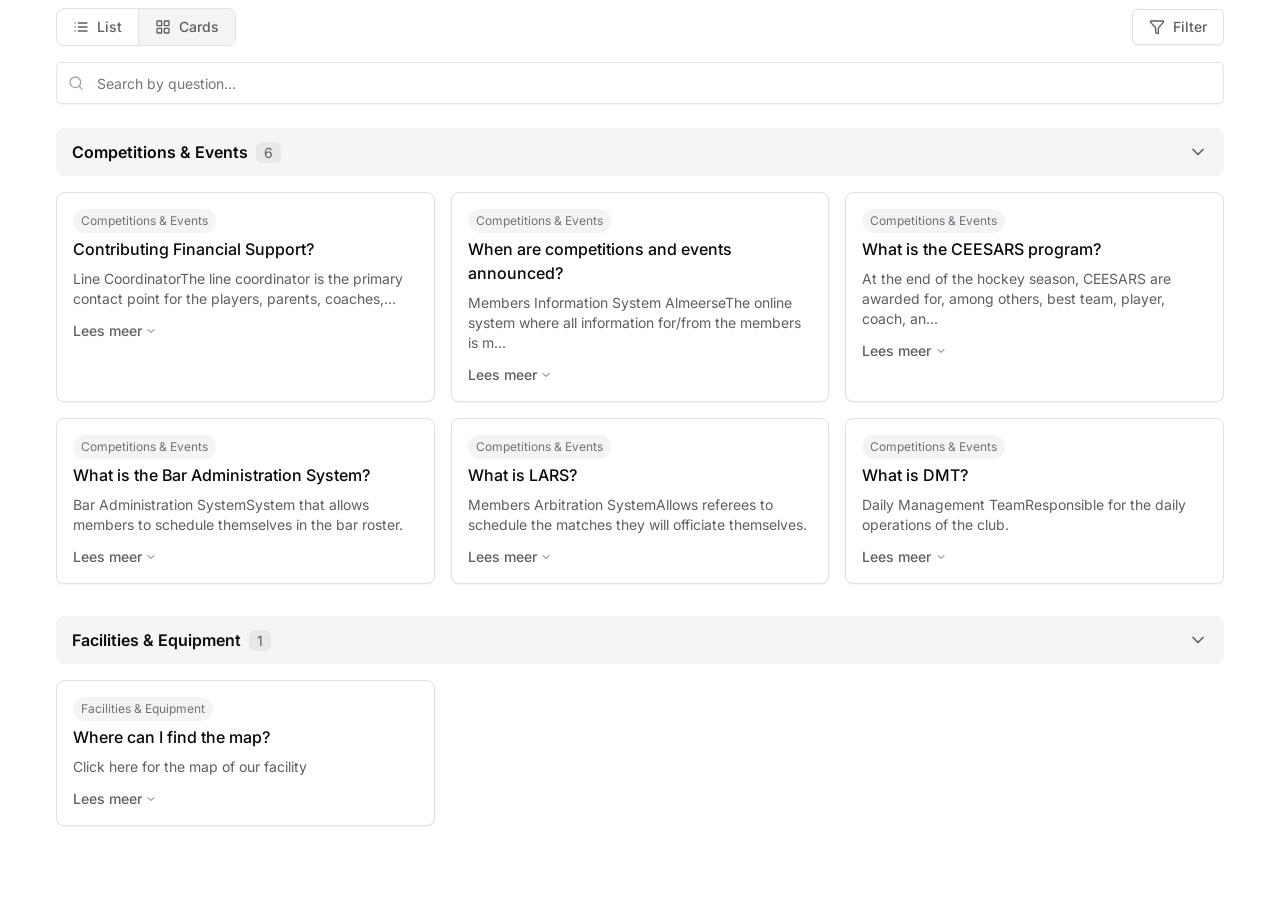
<file: widgets/js-faqs-widget/index.html>
<!DOCTYPE html>
<html lang="en">
  <head>
    <meta charset="UTF-8" />
    <meta name="viewport" content="width=device-width, initial-scale=1.0" />
    <title>FAQ WIDGET</title>
    <link rel="stylesheet" href="../js-faqs-widget/style.css" />

    <!-- Fonts -->
    <link rel="preconnect" href="https://fonts.googleapis.com" />
    <link rel="preconnect" href="https://fonts.gstatic.com" crossorigin />
    <link
      href="https://fonts.googleapis.com/css2?family=Inter:ital,opsz,wght@0,14..32,100..900;1,14..32,100..900&display=swap"
      rel="stylesheet"
    />
  </head>
  <body>
    <div class="lx-faq-main-wrap custom-container">
      <div class="header-wrap">
        <div class="top-wrap">
          <div class="view-btns-wrap">
            <button
              class="view-btn active"
              data-btn-name="list"
              data-btn-no="2"
              data-state="active"
            >
              <svg
                xmlns="http://www.w3.org/2000/svg"
                width="24"
                height="24"
                viewBox="0 0 24 24"
                fill="none"
                stroke="currentColor"
                stroke-width="2"
                stroke-linecap="round"
                stroke-linejoin="round"
                class="lucide lucide-list h-4 w-4"
                aria-hidden="true"
                data-pol-id="m9ctfn"
                data-pol-file-name="club-organization-widget-with-subgroups"
                data-pol-file-type="component"
                data-pol-location-start="261:14"
                data-pol-location-end="261:46"
              >
                <path d="M3 12h.01"></path>
                <path d="M3 18h.01"></path>
                <path d="M3 6h.01"></path>
                <path d="M8 12h13"></path>
                <path d="M8 18h13"></path>
                <path d="M8 6h13"></path>
              </svg>
              <span>List</span>
            </button>
            <button
              class="view-btn"
              data-btn-name="cards"
              data-btn-no="1"
              data-state="inactive"
            >
              <svg
                xmlns="http://www.w3.org/2000/svg"
                width="24"
                height="24"
                viewBox="0 0 24 24"
                fill="none"
                stroke="currentColor"
                stroke-width="2"
                stroke-linecap="round"
                stroke-linejoin="round"
                class="lucide lucide-layout-grid h-4 w-4"
                aria-hidden="true"
                data-pol-id="d7n36b"
                data-pol-file-name="club-organization-widget-with-subgroups"
                data-pol-file-type="component"
                data-pol-location-start="243:14"
                data-pol-location-end="243:52"
              >
                <rect width="7" height="7" x="3" y="3" rx="1"></rect>
                <rect width="7" height="7" x="14" y="3" rx="1"></rect>
                <rect width="7" height="7" x="14" y="14" rx="1"></rect>
                <rect width="7" height="7" x="3" y="14" rx="1"></rect>
              </svg>
              <span>Cards</span>
            </button>
          </div>
          <div class="filter-btn-wrap">
            <button class="filter-dropdown-btn">
              <svg
                xmlns="http://www.w3.org/2000/svg"
                width="24"
                height="24"
                viewBox="0 0 24 24"
                fill="none"
                stroke="currentColor"
                stroke-width="2"
                stroke-linecap="round"
                stroke-linejoin="round"
                class="lucide lucide-funnel h-4 w-4"
                aria-hidden="true"
                data-pol-id="89r2ro"
                data-pol-file-name="club-organization-widget-with-subgroups"
                data-pol-file-type="component"
                data-pol-location-start="301:18"
                data-pol-location-end="301:52"
              >
                <path
                  d="M10 20a1 1 0 0 0 .553.895l2 1A1 1 0 0 0 14 21v-7a2 2 0 0 1 .517-1.341L21.74 4.67A1 1 0 0 0 21 3H3a1 1 0 0 0-.742 1.67l7.225 7.989A2 2 0 0 1 10 14z"
                ></path>
              </svg>
              Filter
            </button>
            <div class="filter-dropdown">
              <div class="filter-dropdown-header">
                <h3 class="main-label">Filters</h3>
                <button class="clear-all">Clear all</button>
              </div>
              <div class="filter-separator"></div>
              <div class="filter-categories-wrap">
                <h4 class="filter-dropdown-subheading">Categories</h4>
                <div class="filter-items">
                  <div class="single-checkbox">
                    <span class="checkbox-icon">
                      <span data-state="unchecked">
                        <svg
                          width="15"
                          height="15"
                          viewBox="0 0 15 15"
                          fill="none"
                          xmlns="http://www.w3.org/2000/svg"
                          class="h-4 w-4"
                        >
                          <path
                            d="M11.4669 3.72684C11.7558 3.91574 11.8369 4.30308 11.648 4.59198L7.39799 11.092C7.29783 11.2452 7.13556 11.3467 6.95402 11.3699C6.77247 11.3931 6.58989 11.3355 6.45446 11.2124L3.70446 8.71241C3.44905 8.48022 3.43023 8.08494 3.66242 7.82953C3.89461 7.57412 4.28989 7.55529 4.5453 7.78749L6.75292 9.79441L10.6018 3.90792C10.7907 3.61902 11.178 3.53795 11.4669 3.72684Z"
                            fill="currentColor"
                            fill-rule="evenodd"
                            clip-rule="evenodd"
                          ></path>
                        </svg>
                      </span>
                    </span>
                    <span class="checkbox-text">Bestuur</span>
                  </div>
                  <div class="single-checkbox">
                    <span class="checkbox-icon">
                      <span data-state="unchecked">
                        <svg
                          width="15"
                          height="15"
                          viewBox="0 0 15 15"
                          fill="none"
                          xmlns="http://www.w3.org/2000/svg"
                          class="h-4 w-4"
                        >
                          <path
                            d="M11.4669 3.72684C11.7558 3.91574 11.8369 4.30308 11.648 4.59198L7.39799 11.092C7.29783 11.2452 7.13556 11.3467 6.95402 11.3699C6.77247 11.3931 6.58989 11.3355 6.45446 11.2124L3.70446 8.71241C3.44905 8.48022 3.43023 8.08494 3.66242 7.82953C3.89461 7.57412 4.28989 7.55529 4.5453 7.78749L6.75292 9.79441L10.6018 3.90792C10.7907 3.61902 11.178 3.53795 11.4669 3.72684Z"
                            fill="currentColor"
                            fill-rule="evenodd"
                            clip-rule="evenodd"
                          ></path>
                        </svg>
                      </span>
                    </span>
                    <span class="checkbox-text">Training & Ontwikkeling</span>
                  </div>
                </div>
              </div>
              <div class="filter-separator"></div>
              <div class="filter-attachments-wrap">
                <h4 class="filter-dropdown-subheading">Attachments</h4>
                <div class="filter-items">
                  <div class="single-checkbox">
                    <span class="checkbox-icon">
                      <span data-state="unchecked">
                        <svg
                          width="15"
                          height="15"
                          viewBox="0 0 15 15"
                          fill="none"
                          xmlns="http://www.w3.org/2000/svg"
                          class="h-4 w-4"
                        >
                          <path
                            d="M11.4669 3.72684C11.7558 3.91574 11.8369 4.30308 11.648 4.59198L7.39799 11.092C7.29783 11.2452 7.13556 11.3467 6.95402 11.3699C6.77247 11.3931 6.58989 11.3355 6.45446 11.2124L3.70446 8.71241C3.44905 8.48022 3.43023 8.08494 3.66242 7.82953C3.89461 7.57412 4.28989 7.55529 4.5453 7.78749L6.75292 9.79441L10.6018 3.90792C10.7907 3.61902 11.178 3.53795 11.4669 3.72684Z"
                            fill="currentColor"
                            fill-rule="evenodd"
                            clip-rule="evenodd"
                          ></path>
                        </svg>
                      </span>
                    </span>
                    <span class="checkbox-text"
                      >Only items with attachments</span
                    >
                  </div>
                </div>
              </div>
            </div>
          </div>
        </div>
        <div class="bottom-wrap">
          <!-- Search Wrap  -->
          <div class="search-bar-outer-wrap">
            <div class="search-wrap search-input-wrap">
              <svg
                xmlns="http://www.w3.org/2000/svg"
                width="24"
                height="24"
                viewBox="0 0 24 24"
                fill="none"
                stroke="currentColor"
                stroke-width="2"
                stroke-linecap="round"
                stroke-linejoin="round"
                class="search-svg-color lucide lucide-search absolute left-2.5 top-1/2 transform -translate-y-1/2 text-gray-400 w-3.5 h-3.5"
                aria-hidden="true"
                data-pol-id="f5msu0"
                data-pol-file-name="news-filters"
                data-pol-file-type="component"
                data-pol-location-start="54:8"
                data-pol-location-end="54:113"
              >
                <path d="m21 21-4.34-4.34"></path>
                <circle cx="11" cy="11" r="8"></circle>
              </svg>
              <input
                type="text"
                placeholder="Search by question..."
                class="search-border-color search-input search-input-text-color"
              />
            </div>
          </div>
        </div>
      </div>
      <div class="list-panel active" data-panel-name="list">
        <div class="main-accordions-wrap">
          <div class="accordion-item">
            <button class="accordion-button">
              <h2 class="accordion-title">
                Competities & Evenementen<span>1</span>
              </h2>
              <svg
                xmlns="http://www.w3.org/2000/svg"
                width="24"
                height="24"
                viewBox="0 0 24 24"
                fill="none"
                stroke="currentColor"
                stroke-width="2"
                stroke-linecap="round"
                stroke-linejoin="round"
                class="lucide lucide-chevron-down h-5 w-5 transition-transform -rotate-90"
                aria-hidden="true"
                data-pol-id="7hk15m"
                data-pol-file-name="faq-widget"
                data-pol-file-type="component"
                data-pol-location-start="453:20"
                data-pol-location-end="460:22"
                style="color: rgb(95, 95, 95)"
              >
                <path d="m6 9 6 6 6-6"></path>
              </svg>
            </button>
            <div class="accordion-content-panel">
              <div class="inner-wrap">
                <div class="single-question">
                  <button class="faq-question-btn">
                    <div class="question-inner-wrap">
                      <div class="category-name">Competities & Evenementen</div>
                      <h3 class="faq-question-title">
                        Hoe worden teams geselecteerd voor wedstrijden?
                        <svg
                          xmlns="http://www.w3.org/2000/svg"
                          width="24"
                          height="24"
                          viewBox="0 0 24 24"
                          fill="none"
                          stroke="currentColor"
                          stroke-width="2"
                          stroke-linecap="round"
                          stroke-linejoin="round"
                          class="lucide lucide-download h-4 w-4 flex-shrink-0"
                          aria-hidden="true"
                          data-pol-id="m5fdbk"
                          data-pol-file-name="faq-item"
                          data-pol-file-type="component"
                          data-pol-location-start="82:14"
                          data-pol-location-end="87:16"
                          style="color: hsl(var(--muted-foreground))"
                        >
                          <path
                            d="M21 15v4a2 2 0 0 1-2 2H5a2 2 0 0 1-2-2v-4"
                          ></path>
                          <polyline points="7 10 12 15 17 10"></polyline>
                          <line x1="12" x2="12" y1="15" y2="3"></line>
                        </svg>
                      </h3>
                    </div>
                    <svg
                      width="15"
                      height="15"
                      viewBox="0 0 15 15"
                      fill="none"
                      xmlns="http://www.w3.org/2000/svg"
                      class="h-4 w-4 shrink-0 text-muted-foreground transition-transform duration-200"
                    >
                      <path
                        d="M3.13523 6.15803C3.3241 5.95657 3.64052 5.94637 3.84197 6.13523L7.5 9.56464L11.158 6.13523C11.3595 5.94637 11.6759 5.95657 11.8648 6.15803C12.0536 6.35949 12.0434 6.67591 11.842 6.86477L7.84197 10.6148C7.64964 10.7951 7.35036 10.7951 7.15803 10.6148L3.15803 6.86477C2.95657 6.67591 2.94637 6.35949 3.13523 6.15803Z"
                        fill="currentColor"
                        fill-rule="evenodd"
                        clip-rule="evenodd"
                      ></path>
                    </svg>
                  </button>
                  <div class="accordion-content">
                    <div class="top-content">
                      Selectiebeslissingen worden genomen door teamtrainers in
                      overleg met de Technisch Directeur van de club. Teams
                      worden meestal 1-2 dagen voor wedstrijden aangekondigd via
                      de club app en e-mail.
                    </div>
                    <div class="downloads-wrap">
                      <h4 class="downloads-label">Downloads</h4>
                      <div class="single-item">
                        <a href="">
                          <div class="icon-wrap">
                            <svg
                              xmlns="http://www.w3.org/2000/svg"
                              width="24"
                              height="24"
                              viewBox="0 0 24 24"
                              fill="none"
                              stroke="currentColor"
                              stroke-width="2"
                              stroke-linecap="round"
                              stroke-linejoin="round"
                              class="lucide lucide-download h-5 w-5"
                              aria-hidden="true"
                              data-pol-id="yfstz5"
                              data-pol-file-name="faq-item"
                              data-pol-file-type="component"
                              data-pol-location-start="143:20"
                              data-pol-location-end="148:22"
                              style="color: hsl(var(--primary))"
                            >
                              <path
                                d="M21 15v4a2 2 0 0 1-2 2H5a2 2 0 0 1-2-2v-4"
                              ></path>
                              <polyline points="7 10 12 15 17 10"></polyline>
                              <line x1="12" x2="12" y1="15" y2="3"></line>
                            </svg>
                          </div>
                          <div class="title-wrap">
                            <h6 class="title">Wedstrijdschema</h6>
                          </div>
                        </a>
                      </div>
                    </div>
                    <div class="bottom-content">
                      <div class="created-at-wrap">
                        <span>Created: </span>
                        <span>28-02-2024</span>
                      </div>
                      <div class="separator">·</div>
                      <div class="updated-at-wrap">
                        <span>Updated: </span>
                        <span>18-03-2024</span>
                      </div>
                      <div class="separator">·</div>
                      <div class="author-wrap">
                        <span>Author: </span>
                        <span>Mark Jansen</span>
                      </div>
                    </div>
                  </div>
                </div>
              </div>
            </div>
          </div>
        </div>
      </div>
      <div class="card-panel" data-panel-name="cards">
        <div class="main-accordions-wrap">
          <div class="accordion-item">
            <button class="accordion-button">
              <h2 class="accordion-title">
                Competities & Evenementen<span>1</span>
              </h2>
              <svg
                xmlns="http://www.w3.org/2000/svg"
                width="24"
                height="24"
                viewBox="0 0 24 24"
                fill="none"
                stroke="currentColor"
                stroke-width="2"
                stroke-linecap="round"
                stroke-linejoin="round"
                class="lucide lucide-chevron-down h-5 w-5 transition-transform -rotate-90"
                aria-hidden="true"
                data-pol-id="7hk15m"
                data-pol-file-name="faq-widget"
                data-pol-file-type="component"
                data-pol-location-start="453:20"
                data-pol-location-end="460:22"
                style="color: rgb(95, 95, 95)"
              >
                <path d="m6 9 6 6 6-6"></path>
              </svg>
            </button>
            <div class="accordion-content-panel">
              <div
                class="grid grid-cols-1 md:grid-cols-2 lg:grid-cols-3 gap-4 grid-wrap"
              >
                <div class="single-item transition-shadow shadow-sm">
                  <div class="category-name">Competities Evenementen</div>
                  <h3 class="faq-question-title">
                    Hoe worden teams geselecteerd voor wedstrijden?
                  </h3>
                  <div class="faq-desc-wrap">
                    Teamselectie is gebaseerd op verschillende Teamselectie is
                    gebaseerd op verschillende...
                  </div>
                  <button class="read-more-btn">
                    Lees meer
                    <svg
                      xmlns="http://www.w3.org/2000/svg"
                      width="24"
                      height="24"
                      viewBox="0 0 24 24"
                      fill="none"
                      stroke="currentColor"
                      stroke-width="2"
                      stroke-linecap="round"
                      stroke-linejoin="round"
                      class="lucide lucide-chevron-down h-3 w-3"
                      aria-hidden="true"
                      data-pol-id="65rkan"
                      data-pol-file-name="faq-widget"
                      data-pol-file-type="component"
                      data-pol-location-start="609:28"
                      data-pol-location-end="609:67"
                    >
                      <path d="m6 9 6 6 6-6"></path>
                    </svg>
                  </button>
                </div>
              </div>
            </div>
          </div>
        </div>
      </div>
      <div class="no-result-match-wrap">
        <div class="no-result-match-text">Geen resultaten gevonden.</div>
      </div>
    </div>
    <!-- Card View FAQ Modal -->
    <div class="card-view-modal-container">
      <div class="bg-overlay"></div>
      <div class="card-view-faq-modal">
        <div class="header-wrap">
          <div class="cvf-category-name">Faciliteiten & Uitrusting</div>
          <h3 class="cvf--question-title">
            Hoe worden teams geselecteerd voor wedstrijden?
          </h3>
          <svg
            width="15"
            height="15"
            viewBox="0 0 15 15"
            fill="none"
            xmlns="http://www.w3.org/2000/svg"
            class="h-4 w-4"
          >
            <path
              d="M11.7816 4.03157C12.0062 3.80702 12.0062 3.44295 11.7816 3.2184C11.5571 2.99385 11.193 2.99385 10.9685 3.2184L7.50005 6.68682L4.03164 3.2184C3.80708 2.99385 3.44301 2.99385 3.21846 3.2184C2.99391 3.44295 2.99391 3.80702 3.21846 4.03157L6.68688 7.49999L3.21846 10.9684C2.99391 11.193 2.99391 11.557 3.21846 11.7816C3.44301 12.0061 3.80708 12.0061 4.03164 11.7816L7.50005 8.31316L10.9685 11.7816C11.193 12.0061 11.5571 12.0061 11.7816 11.7816C12.0062 11.557 12.0062 11.193 11.7816 10.9684L8.31322 7.49999L11.7816 4.03157Z"
              fill="currentColor"
              fill-rule="evenodd"
              clip-rule="evenodd"
            ></path>
          </svg>
        </div>
        <div class="content-wrap">
          <div class="cvf-desc-wrap">
            Teamselectie is gebaseerd op verschillende Teamselectie is gebaseerd
            op verschillende. Had je je alleen aangemeld voor het zaalhockey dan
            eindigt het lidmaatschap op 1 maart, deed je aan veldhockey dan
            eindigt het lidmaatschap op 30 juni.
          </div>
          <div class="footer-content">
            <div class="created-at-wrap">
              <span>Created: </span>
              <span>28-02-2024</span>
            </div>
            <div class="separator">·</div>
            <div class="updated-at-wrap">
              <span>Updated: </span>
              <span>18-03-2024</span>
            </div>
            <div class="separator">·</div>
            <div class="author-wrap">
              <span>Author: </span>
              <span>Mark Jansen</span>
            </div>
          </div>
        </div>
      </div>
    </div>

    <script src="main.js" type="module"></script>
  </body>
</html>
</file>
<file: widgets/js-faqs-widget/style.css>
:root {
  --radius: 0.5rem;
  --tw-ring-offset-shadow: 0 0 #0000;
  --tw-ring-shadow: 0 0 #0000;
  --font-family: "Inter", sans-serif;
  --accordion-content-height: auto;
  --tw-ring-offset-shadow: 0 0 #0000;
  --tw-shadow: 0 0 #0000;
}

.lx-faq-main-wrap {
  max-width: 1168px;
  margin: 0 auto;
}

/* ------ TRANSITIONS ------ */

.lx-faq-main-wrap .transition-shadow {
  transition-property: box-shadow;
  transition-timing-function: cubic-bezier(0.4, 0, 0.2, 1);
  transition-duration: 150ms;
}

.lx-faq-main-wrap .shadow-sm {
  --tw-shadow: 0 1px 2px 0 rgb(0 0 0 / 0.05);
  --tw-shadow-colored: 0 1px 2px 0 var(--tw-shadow-color);
  box-shadow: var(--tw-ring-offset-shadow, 0 0 #0000),
    var(--tw-ring-shadow, 0 0 #0000), var(--tw-shadow);
}

/* ------ GRID SYSTEM ------ */

.lx-faq-main-wrap .gap-4 {
  gap: 1rem;
}

.lx-faq-main-wrap .grid-cols-1 {
  grid-template-columns: repeat(1, minmax(0, 1fr));
}

.lx-faq-main-wrap .grid {
  display: grid;
}

@media (min-width: 768px) {
  .lx-faq-main-wrap .md\:grid-cols-2 {
    grid-template-columns: repeat(2, minmax(0, 1fr));
  }
}

@media (min-width: 1024px) {
  .lx-faq-main-wrap .lg\:grid-cols-3 {
    grid-template-columns: repeat(3, minmax(0, 1fr));
  }
}

/* ------ HEADER WRAP ------ */

.lx-faq-main-wrap .header-wrap {
  display: flex;
  flex-direction: column;
}

.lx-faq-main-wrap .header-wrap .top-wrap {
  display: flex;
  align-items: center;
  justify-content: space-between;
  gap: 1rem;
}

.lx-faq-main-wrap .header-wrap .bottom-wrap {
  margin-top: 16px;
  margin-bottom: 0px;
}

/* ------ VIEW BUTTONS ------ */

.lx-faq-main-wrap .header-wrap .top-wrap .view-btns-wrap {
  display: flex;
  align-items: center;
  border: 1px solid #e0e0e0;
  border-radius: 8px;
  overflow: hidden;
  background-color: #fff;
}

.lx-faq-main-wrap .header-wrap .top-wrap .view-btn-divider {
  height: 1.5rem;
  width: 1px;
  background: #e0e0e0;
}

.lx-faq-main-wrap .header-wrap .top-wrap .view-btn:not(:last-child) {
  border-right: 1px solid #e0e0e0;
}

.lx-faq-main-wrap .header-wrap .top-wrap .view-btn {
  font-family: var(--font-family);
  padding: 0.5rem 1rem;
  display: flex;
  align-items: center;
  gap: 0.5rem;
  font-size: 0.875rem;
  line-height: 1.25rem;
  cursor: pointer;
  background: transparent;
  border: 0px;
}

.lx-faq-main-wrap .header-wrap .top-wrap .view-btn[data-state="active"] {
  background: #f3f4f6;
}

.lx-faq-main-wrap .header-wrap .top-wrap .view-btn:hover:not([data-state="active"]) {
  background-color: #f9fafb;
}

.lx-faq-main-wrap .header-wrap .top-wrap .view-btn svg {
  width: 1rem;
  height: 1rem;
  color: #5f5f5f;
}

.lx-faq-main-wrap .header-wrap .top-wrap .view-btn span {
  font-size: 0.875rem;
  line-height: 1.25rem;
  font-weight: 500;
  color: #5f5f5f;
}

/* ------ FILTER BUTTON & DROPDOWN ------ */

.lx-faq-main-wrap .header-wrap .top-wrap .filter-btn-wrap {
  position: relative;
}

.lx-faq-main-wrap .header-wrap .top-wrap .filter-dropdown-btn {
  font-family: var(--font-family) !important;
  cursor: pointer;
  color: #5f5f5f !important;
  background: #fff;
  border: 1px solid #e0e0e0;
  font-size: 0.875rem;
  line-height: 1.25rem;
  font-weight: 500;
  display: flex;
  align-items: center;
  gap: 0.5rem;
  padding: 0.625rem 1rem;
  border-radius: 6px;
  height: 2.25rem;
  --tw-shadow: 0 1px 2px 0 rgb(0 0 0 / 0.05);
  --tw-shadow-colored: 0 1px 2px 0 var(--tw-shadow-color);
  box-shadow: var(--tw-ring-offset-shadow, 0 0 #0000),
    var(--tw-ring-shadow, 0 0 #0000), var(--tw-shadow);
}

.lx-faq-main-wrap .header-wrap .top-wrap .filter-dropdown-btn.active {
  background-color: #000;
  color: #fff;
}

.lx-faq-main-wrap .header-wrap .top-wrap .filter-dropdown-btn svg {
  height: 1rem;
  width: 1rem;
}

.lx-faq-main-wrap .header-wrap .top-wrap .filter-dropdown {
  position: absolute;
  top: 40px;
  right: 0px;
  background: #fff;
  border: 1px solid #e0e0e0;
  border-radius: 8px;
  display: none;
  --tw-shadow: 0 4px 6px -1px rgb(0 0 0 / 0.1), 0 2px 4px -2px rgb(0 0 0 / 0.1);
  --tw-shadow-colored: 0 4px 6px -1px var(--tw-shadow-color),
    0 2px 4px -2px var(--tw-shadow-color);
  box-shadow: var(--tw-ring-offset-shadow, 0 0 #0000),
    var(--tw-ring-shadow, 0 0 #0000), var(--tw-shadow);
  z-index: 1;
  width: auto;
  min-width: 280px;
  margin-top: 6px;
}

.lx-faq-main-wrap .header-wrap .top-wrap .filter-dropdown-header {
  padding: 0.75rem 1rem 0;
  display: flex;
  align-items: center;
  justify-content: space-between;
  margin-bottom: 0.75rem;
}

.lx-faq-main-wrap .header-wrap .top-wrap .filter-dropdown-header .main-label {
  font-family: var(--font-family) !important;
  font-weight: 700 !important;
  font-size: 0.875rem !important;
  line-height: 1.25rem !important;
  color: #333 !important;
  margin: 0px;
}

.lx-faq-main-wrap .header-wrap .top-wrap .filter-separator {
  height: 1px;
  background: #e5e7eb;
  margin: 0 16px;
}

.lx-faq-main-wrap .header-wrap .top-wrap .filter-dropdown-subheading {
  font-family: var(--font-family) !important;
  font-size: 0.75rem !important;
  line-height: 1rem !important;
  font-weight: 500 !important;
  color: #4b5563;
  margin-bottom: 0.75rem;
  margin-top: 0;
  padding: 12px 16px 0;
  text-align: left;
}

.lx-faq-main-wrap .header-wrap .top-wrap .filter-items {
  padding: 0px 16px 12px 16px;
}

.lx-faq-main-wrap .header-wrap .top-wrap .filter-dropdown-footer {
  padding: 0.25rem;
}

.lx-faq-main-wrap .header-wrap .top-wrap .clear-all {
  font-family: var(--font-family);
  font-weight: 500;
  font-size: 0.875rem;
  line-height: 1.25rem;
  border: 0px;
  background: transparent;
  cursor: pointer;
  border-radius: 6px;
  text-wrap: nowrap;
  color: #5f5f5f;
  padding: 0;
}

.lx-faq-main-wrap .header-wrap .top-wrap .clear-all:hover {
  background: transparent;
  text-decoration: underline;
  color: #5f5f5f;
}

.lx-faq-main-wrap .header-wrap .top-wrap .single-checkbox {
  font-size: 0.875rem;
  line-height: 1.25rem;
  display: flex;
  align-items: center;
  margin-top: 12px;
}

.lx-faq-main-wrap .header-wrap .top-wrap .single-checkbox:first-child {
  margin-top: 0px !important;
}

.lx-faq-main-wrap .header-wrap .top-wrap .single-checkbox:hover {
  cursor: pointer;
}

.lx-faq-main-wrap .header-wrap .top-wrap .single-checkbox .checkbox-icon {
  display: flex;
  align-items: center;
  justify-content: center;
  width: 1rem;
  height: 1rem;
  --tw-shadow: 0 1px 3px 0 rgb(0 0 0 / 0.1), 0 1px 2px -1px rgb(0 0 0 / 0.1);
  --tw-shadow-colored: 0 1px 3px 0 var(--tw-shadow-color),
    0 1px 2px -1px var(--tw-shadow-color);
  box-shadow: var(--tw-ring-offset-shadow, 0 0 #0000),
    var(--tw-ring-shadow, 0 0 #0000), var(--tw-shadow);
  border: 1px solid #e4e4e7;
  border-radius: 2px;
}

.lx-faq-main-wrap .header-wrap .top-wrap .single-checkbox .checkbox-text {
  font-family: var(--font-family);
  text-wrap: nowrap;
  color: #5f5f5f;
  cursor: pointer;
  margin-left: 8px;
  font-size: 0.875rem;
  line-height: 1.25rem;
}

.lx-faq-main-wrap .header-wrap .top-wrap .single-checkbox span[data-state="unchecked"] {
  display: none;
}

.lx-faq-main-wrap .header-wrap .top-wrap .single-checkbox span[data-state="checked"] {
  height: fit-content;
  width: fit-content;
  display: flex;
  align-items: center;
  justify-content: center;
  background: #19181b;
}

.lx-faq-main-wrap .header-wrap .top-wrap .single-checkbox span[data-state="checked"] svg {
  height: 1rem;
  width: 1rem;
  color: #fff;
}

.lx-faq-main-wrap .header-wrap .top-wrap .selected-filters-wrap {
  display: none;
  gap: 0.5rem;
  flex-wrap: wrap;
  max-width: 500px;
}

.lx-faq-main-wrap .header-wrap .top-wrap .selected-filters-wrap.active {
  display: flex;
}

.lx-faq-main-wrap .header-wrap .top-wrap .selected-filters-wrap .selected-filter-btn {
  font-size: 0.75rem;
  line-height: 1rem;
  padding-left: 0.5rem;
  padding-right: 0.5rem;
  padding-top: 0.25rem;
  padding-bottom: 0.25rem;
  font-family: "Inter", sans-serif;
  font-weight: 600;
  background-color: #f4f4f5;
  border-radius: 6px;
  display: flex;
  align-items: center;
  gap: 0.25rem;
  width: fit-content;
  cursor: pointer;
  text-transform: capitalize;
}

.lx-faq-main-wrap .header-wrap .top-wrap .selected-filters-wrap .selected-filter-btn svg {
  width: 0.75rem;
  height: 0.75rem;
}

.lx-faq-main-wrap .header-wrap .top-wrap .selected-filters-wrap .selected-filter-btn.default-btn {
  display: none;
}

.lx-faq-main-wrap .header-wrap .top-wrap .bottom-wrap {
  display: flex;
  align-items: center;
  justify-content: space-between;
  width: 100%;
}

/* ------ SEARCH WRAP ------ */

.lx-faq-main-wrap .header-wrap .search-bar-outer-wrap {
  margin-bottom: 1.5rem;
}

.lx-faq-main-wrap .header-wrap .search-bar-outer-wrap .search-wrap {
  position: relative;
  display: flex;
  align-items: center;
  justify-content: center;
}

.lx-faq-main-wrap .header-wrap .search-bar-outer-wrap .search-wrap svg {
  position: absolute;
  height: 1rem;
  width: 1rem;
  color: #9ca3af;
  left: 0.75rem;
}

.lx-faq-main-wrap .header-wrap .search-bar-outer-wrap .search-wrap input {
  font-family: var(--font-family);
  font-size: 0.875rem !important;
  line-height: 1.25rem;
  border: 1px solid #e4e4e7 !important;
  border-radius: 6px !important;
  width: 100% !important;
  padding: 0.375rem 0.75rem 0.375rem 2rem !important;
  background-color: #fff !important;
  padding-left: 2.5rem !important;
  padding-top: 0.25rem !important;
  padding-bottom: 0.25rem !important;
  padding-right: 0.75rem !important;
  --tw-shadow: 0 1px 2px 0 rgb(0 0 0 / 0.05);
  --tw-shadow-colored: 0 1px 2px 0 var(--tw-shadow-color);
  box-shadow: var(--tw-ring-offset-shadow, 0 0 rgba(0, 0, 0, 0)),
    var(--tw-ring-shadow, 0 0 rgba(0, 0, 0, 0)), var(--tw-shadow);
  margin: 0;
  height: 2rem;
}

.lx-faq-main-wrap .header-wrap .search-bar-outer-wrap .search-wrap input:focus {
  outline: 1px solid #e4e4e7;
}

/* ------ MAIN ACCORDIONS WRAP ------ */

.lx-faq-main-wrap .main-accordions-wrap .accordion-item:not(:first-child) {
  margin-top: 32px;
}

.lx-faq-main-wrap .main-accordions-wrap .accordion-item .accordion-button {
  width: 100%;
  background-color: #f5f5f5;
  border: 0px;
  border-radius: 8px;
  padding: 0.75rem 1rem;
  text-align: left;
  cursor: pointer;
  display: flex;
  align-items: center;
  justify-content: space-between;
}

.lx-faq-main-wrap .main-accordions-wrap .accordion-item .accordion-button .accordion-title {
  font-family: var(--font-family) !important;
  font-size: 1rem !important;
  line-height: 1.5rem !important;
  font-weight: 600 !important;
  color: #09090b !important;
  margin: 0px !important;
}

.lx-faq-main-wrap .main-accordions-wrap .accordion-item .accordion-button .accordion-title span {
  font-family: var(--font-family) !important;
  font-size: 0.875rem !important;
  line-height: 1.25rem !important;
  font-weight: 400 !important;
  color: #5f5f5f !important;
  margin-left: 0.5rem !important;
  padding: 0.125rem 0.5rem !important;
  background-color: #e8e8e8 !important;
  border-radius: 6px;
}

.lx-faq-main-wrap .main-accordions-wrap .accordion-item .accordion-button svg {
  width: 1.25rem;
  height: 1.25rem;
  color: #5f5f5f;
  transform: rotate(-90deg);
}

/* ------ LIST PANEL ------ */

.lx-faq-main-wrap .list-panel {
  display: none;
}

.lx-faq-main-wrap .list-panel.active {
  display: block;
}

.lx-faq-main-wrap .list-panel .main-accordions-wrap .accordion-item .accordion-content-panel {
  border: 1px solid #e4e4e7;
  border-radius: 8px;
  padding: 0 1rem;
  margin-top: 16px;
}

.lx-faq-main-wrap .list-panel .main-accordions-wrap .accordion-item .accordion-content-panel .inner-wrap {
  padding: 16px 0;
}

.lx-faq-main-wrap .list-panel .main-accordions-wrap .accordion-item .accordion-content-panel .inner-wrap .single-question {
  border: 1px solid #e4e4e7;
  border-radius: 8px;
  margin-top: 12px;
  padding: 1rem;
  background-color: #fff;
}

.lx-faq-main-wrap .list-panel .main-accordions-wrap .accordion-item .accordion-content-panel .inner-wrap .single-question:first-child {
  margin-top: 0px !important;
}

.lx-faq-main-wrap .list-panel .main-accordions-wrap .accordion-item .accordion-content-panel .inner-wrap .faq-question-btn {
  background: transparent;
  border: 0px;
  text-align: left;
  padding: 0;
  width: 100%;
  cursor: pointer;
  display: flex;
  align-items: center;
  justify-content: space-between;
  gap: 0.5rem;
}

.lx-faq-main-wrap .list-panel .main-accordions-wrap .accordion-item .accordion-content-panel .inner-wrap .faq-question-btn svg {
  min-width: 15px;
  min-height: 15px;
}

.lx-faq-main-wrap .list-panel .main-accordions-wrap .accordion-item .accordion-content-panel .inner-wrap .faq-question-btn .question-inner-wrap {
  display: flex;
  gap: 0.5rem;
  flex-direction: column;
}

.lx-faq-main-wrap .list-panel .main-accordions-wrap .accordion-item .accordion-content-panel .inner-wrap .faq-question-btn .category-name {
  background-color: #f4f4f5;
  width: fit-content;
  border-radius: 9999px;
  padding: 0.25rem 0.5rem;
  font-size: 0.75rem;
  line-height: 1rem;
  font-family: var(--font-family);
  margin-bottom: 0.25rem;
}

.lx-faq-main-wrap .list-panel .main-accordions-wrap .accordion-item .accordion-content-panel .inner-wrap .faq-question-btn .faq-question-title {
  font-family: var(--font-family) !important;
  font-size: 1rem !important;
  line-height: 1.5rem !important;
  font-weight: 500 !important;
  margin: 0px;
  color: #09090b !important;
  display: flex;
  align-items: center;
  gap: 0.3rem;
}

.lx-faq-main-wrap .list-panel .main-accordions-wrap .accordion-item .accordion-content-panel .inner-wrap .faq-question-btn .faq-question-title svg {
  width: 1rem;
  height: 1rem;
  color: #71717a !important;
}

.lx-faq-main-wrap .list-panel .main-accordions-wrap .accordion-item .accordion-content-panel .inner-wrap .accordion-content .top-content {
  font-family: var(--font-family);
  font-size: 0.875rem;
  line-height: 1.25rem;
  color: #71717a;
  padding-top: 0.5rem;
}

.lx-faq-main-wrap .list-panel .main-accordions-wrap .accordion-item .accordion-content-panel .inner-wrap .accordion-content .top-content a {
  color: #71717a;
}

.lx-faq-main-wrap .list-panel .main-accordions-wrap .accordion-item .accordion-content-panel .inner-wrap .accordion-content .downloads-wrap {
  margin-top: 1.5rem;
}

.lx-faq-main-wrap .list-panel .main-accordions-wrap .accordion-item .accordion-content-panel .inner-wrap .accordion-content .downloads-wrap .downloads-label {
  font-family: var(--font-family) !important;
  font-size: 0.875rem !important;
  line-height: 1.25rem !important;
  font-weight: 500 !important;
  color: #09090b !important;
  margin-top: 0px;
  margin-bottom: 0.5rem;
}

.lx-faq-main-wrap .list-panel .main-accordions-wrap .accordion-item .accordion-content-panel .inner-wrap .accordion-content .downloads-wrap .single-item {
  background-color: #f4f4f580;
  border-radius: 8px;
  padding: 0.75rem;
  margin-top: 10px;
}

.lx-faq-main-wrap .list-panel .main-accordions-wrap .accordion-item .accordion-content-panel .inner-wrap .accordion-content .downloads-wrap .single-item a {
  display: flex;
  align-items: center;
  gap: 0.5rem;
  text-decoration: none;
}

.lx-faq-main-wrap .list-panel .main-accordions-wrap .accordion-item .accordion-content-panel .inner-wrap .accordion-content .downloads-wrap .single-item .icon-wrap {
  width: 2.5rem;
  height: 2.5rem;
  background-color: #18181b1a;
  border-radius: 8px;
  display: flex;
  align-items: center;
  justify-content: center;
}

.lx-faq-main-wrap .list-panel .main-accordions-wrap .accordion-item .accordion-content-panel .inner-wrap .accordion-content .downloads-wrap .single-item .icon-wrap svg {
  color: #18181b !important;
  width: 1.25rem;
  height: 1.25rem;
}

.lx-faq-main-wrap .list-panel .main-accordions-wrap .accordion-item .accordion-content-panel .inner-wrap .accordion-content .images-wrap {
  margin-top: 1.5rem;
}

.lx-faq-main-wrap .list-panel .main-accordions-wrap .accordion-item .accordion-content-panel .inner-wrap .accordion-content .images-wrap .images-label {
  font-family: var(--font-family) !important;
  font-size: 0.875rem !important;
  line-height: 1.25rem !important;
  font-weight: 500 !important;
  color: #09090b !important;
  margin-top: 0px;
  margin-bottom: 0.5rem;
}

.lx-faq-main-wrap .list-panel .main-accordions-wrap .accordion-item .accordion-content-panel .inner-wrap .accordion-content .images-wrap .images-grid {
  display: grid;
  grid-template-columns: repeat(auto-fill, minmax(150px, 1fr));
  gap: 1rem;
  margin-top: 0.5rem;
}

.lx-faq-main-wrap .list-panel .main-accordions-wrap .accordion-item .accordion-content-panel .inner-wrap .accordion-content .images-wrap .images-grid .image-item {
  display: flex;
  flex-direction: column;
  gap: 0.5rem;
}

.lx-faq-main-wrap .list-panel .main-accordions-wrap .accordion-item .accordion-content-panel .inner-wrap .accordion-content .images-wrap .images-grid .image-item a {
  display: block;
  border-radius: 8px;
  overflow: hidden;
  text-decoration: none;
}

.lx-faq-main-wrap .list-panel .main-accordions-wrap .accordion-item .accordion-content-panel .inner-wrap .accordion-content .images-wrap .images-grid .image-item img {
  width: 100%;
  height: auto;
  display: block;
  object-fit: cover;
  border-radius: 8px;
}

.lx-faq-main-wrap .list-panel .main-accordions-wrap .accordion-item .accordion-content-panel .inner-wrap .accordion-content .images-wrap .images-grid .image-item .image-caption {
  font-family: var(--font-family);
  font-size: 0.75rem;
  line-height: 1rem;
  color: #71717a;
  text-align: center;
}

.lx-faq-main-wrap .list-panel .main-accordions-wrap .accordion-item .accordion-content-panel .inner-wrap .accordion-content .downloads-wrap .single-item .title-wrap .title {
  font-family: var(--font-family) !important;
  font-size: 0.875rem !important;
  line-height: 1.25rem !important;
  font-weight: 500 !important;
  color: #09090b !important;
  text-decoration: none !important;
  margin: 0px;
}

.lx-faq-main-wrap .list-panel .main-accordions-wrap .accordion-item .accordion-content-panel .inner-wrap .accordion-content .bottom-content {
  padding-top: 0.75rem;
  display: flex;
  gap: 0.3rem;
  border-top: 1px solid #e4e4e7;
  margin-top: 16px;
  font-family: var(--font-family);
  font-size: 0.75rem;
  line-height: 1rem;
  color: #9ca3af;
  font-weight: 500;
}

.lx-faq-main-wrap .list-panel .main-accordions-wrap .accordion-item .accordion-content-panel .inner-wrap .accordion-content .bottom-content .main-label {
  margin-right: 3px;
}

/* ------ CARDS PANEL ------ */

.lx-faq-main-wrap .card-panel {
  display: none;
}

.lx-faq-main-wrap .card-panel.active {
  display: block;
}

.lx-faq-main-wrap .card-panel .main-accordions-wrap .accordion-item .accordion-content-panel .grid-wrap .single-item {
  border: 1px solid #e0e0e0;
  padding: 1rem;
  border-radius: 8px;
  background-color: #fff;
  cursor: pointer;
}

.lx-faq-main-wrap .card-panel .main-accordions-wrap .accordion-item .accordion-content-panel .grid-wrap .single-item:hover {
  --tw-shadow: 0 4px 6px -1px rgb(0 0 0 / 0.1), 0 2px 4px -2px rgb(0 0 0 / 0.1);
  --tw-shadow-colored: 0 4px 6px -1px var(--tw-shadow-color),
    0 2px 4px -2px var(--tw-shadow-color);
  box-shadow: var(--tw-ring-offset-shadow, 0 0 #0000),
    var(--tw-ring-shadow, 0 0 #0000), var(--tw-shadow);
}

.lx-faq-main-wrap .card-panel .main-accordions-wrap .accordion-content-panel .grid-wrap {
  margin-top: 16px;
}

.lx-faq-main-wrap .card-panel .main-accordions-wrap .accordion-item .accordion-content-panel .grid-wrap .single-item .category-name {
  background-color: #f4f4f5;
  width: fit-content;
  border-radius: 9999px;
  padding: 0.25rem 0.5rem;
  font-size: 0.75rem;
  line-height: 1rem;
  font-family: var(--font-family);
  margin-bottom: 0.25rem;
  color: #71717a;
}

.lx-faq-main-wrap .card-panel .main-accordions-wrap .accordion-item .accordion-content-panel .grid-wrap .single-item .faq-question-title {
  font-family: var(--font-family) !important;
  font-size: 1rem !important;
  line-height: 1.5rem !important;
  font-weight: 500 !important;
  margin: 0px;
  color: #09090b !important;
  display: flex;
  align-items: center;
  gap: 0.3rem;
}

.lx-faq-main-wrap .card-panel .main-accordions-wrap .accordion-item .accordion-content-panel .grid-wrap .single-item .faq-question-title {
  font-family: var(--font-family) !important;
  font-size: 1rem !important;
  line-height: 1.5rem !important;
  font-weight: 500 !important;
  margin: 0px;
  color: #09090b !important;
  display: flex;
  align-items: center;
  gap: 0.3rem;
  margin-bottom: 0.5rem;
}

.lx-faq-main-wrap .card-panel .main-accordions-wrap .accordion-item .accordion-content-panel .grid-wrap .single-item .faq-desc-wrap {
  font-family: var(--font-family);
  font-size: 0.875rem;
  line-height: 1.25rem;
  color: #5f5f5f;
  margin-bottom: 0.75rem;
}

.lx-faq-main-wrap .card-panel .main-accordions-wrap .accordion-item .accordion-content-panel .grid-wrap .single-item .read-more-btn {
  cursor: pointer;
  font-family: var(--font-family);
  background: transparent;
  border: 0px;
  display: flex;
  align-items: center;
  gap: 0.2rem;
  font-size: 0.875rem;
  line-height: 1.25rem;
  font-weight: 500;
  color: #5f5f5f;
  padding: 0px;
}

.lx-faq-main-wrap .card-panel .main-accordions-wrap .accordion-item .accordion-content-panel .grid-wrap .single-item .read-more-btn svg {
  width: 0.75rem;
  height: 0.75rem;
  color: #5f5f5f;
}

/* ------ CARD VIEW FAQ MODAL ------ */

.card-view-modal-container {
  display: none;
}

.card-view-modal-container.active {
  display: block;
}

.card-view-modal-container .card-view-faq-modal {
  max-width: 42rem;
  background-color: #fff;
  padding: 1.5rem;
  border-radius: 8px;
  position: fixed;
  z-index: 99999;
  top: 10%;
  left: 0;
  right: 0;
  display: flex;
  flex-direction: column;
  margin: auto;
  gap: 1rem;
}

.card-view-modal-container .bg-overlay {
  position: fixed;
  background-color: rgb(0 0 0 / 0.8);
  z-index: 9999;
  left: 0;
  right: 0;
  top: 0;
  bottom: 0;
  width: 100%;
  height: 100%;
}

.card-view-modal-container .card-view-faq-modal .header-wrap svg {
  position: absolute;
  top: 1rem;
  right: 1rem;
  cursor: pointer;
}

.card-view-modal-container .card-view-faq-modal .cvf-category-name {
  background-color: #f4f4f5;
  width: fit-content;
  border-radius: 9999px;
  padding: 0.25rem 0.5rem;
  font-size: 0.75rem;
  line-height: 1rem;
  font-family: var(--font-family);
  margin-bottom: 0.5rem;
}

.card-view-modal-container .card-view-faq-modal .cvf--question-title {
  font-family: var(--font-family) !important;
  font-size: 1rem !important;
  line-height: 1.5rem !important;
  font-weight: 500 !important;
  margin: 0px;
  color: #09090b !important;
  display: flex;
  align-items: center;
  gap: 0.3rem;
  margin-top: 6px;
}

.card-view-modal-container .card-view-faq-modal .content-wrap .cvf-desc-wrap {
  font-family: var(--font-family);
  font-size: 0.875rem;
  line-height: 1.25rem;
  color: #71717a;
}

.card-view-modal-container .card-view-faq-modal .content-wrap .cvf-desc-wrap a {
  color: #71717a;
}

.card-view-modal-container .card-view-faq-modal .content-wrap .footer-content {
  padding-top: 0.75rem;
  display: flex;
  gap: 0.3rem;
  border-top: 1px solid #e4e4e7;
  margin-top: 16px;
  font-family: var(--font-family);
  font-size: 0.75rem;
  line-height: 1rem;
  color: #9ca3af;
  font-weight: 500;
}

.card-view-modal-container .card-view-faq-modal .content-wrap .downloads-label {
  font-family: var(--font-family) !important;
  font-size: 0.875rem !important;
  line-height: 1.25rem !important;
  font-weight: 500 !important;
  color: #09090b !important;
  margin-top: 0px;
  margin-bottom: 0.5rem;
}

.card-view-modal-container .card-view-faq-modal .content-wrap .downloads-wrap .single-item {
  background-color: #f4f4f580;
  border-radius: 8px;
  padding: 0.75rem;
  margin-top: 10px;
}

.card-view-modal-container .card-view-faq-modal .content-wrap .downloads-wrap .single-item a {
  display: flex;
  align-items: center;
  gap: 0.5rem;
  text-decoration: none;
}

.card-view-modal-container .card-view-faq-modal .content-wrap .downloads-wrap .single-item .icon-wrap {
  width: 2.5rem;
  height: 2.5rem;
  background-color: #18181b1a;
  border-radius: 8px;
  display: flex;
  align-items: center;
  justify-content: center;
}

.card-view-modal-container .card-view-faq-modal .content-wrap .downloads-wrap .single-item .icon-wrap svg {
  color: #18181b !important;
  width: 1.25rem;
  height: 1.25rem;
}

.card-view-modal-container .card-view-faq-modal .content-wrap .downloads-wrap .single-item .title-wrap .title {
  font-family: var(--font-family) !important;
  font-size: 0.875rem !important;
  line-height: 1.25rem !important;
  font-weight: 500 !important;
  color: #09090b !important;
  text-decoration: none !important;
  margin: 0px;
}

/* ------ NO RESULT MATCH ------ */

.no-result-match-wrap {
  display: none;
}

.no-result-match-wrap.active {
  display: block;
}

.no-result-match-wrap .no-result-match-text {
  font-family: var(--font-family);
  text-align: center;
  font-size: 1.2rem;
  line-height: 1.25rem;
  font-weight: 500;
  color: #9ca3af;
  margin-top: 35px;
  margin-bottom: 35px;
}

/* ------ DARK MODE ------ */

.lx-faq-main-wrap.dark-mode {
  background-color: #18181b;
  color: #e4e4e7;
  padding: 2rem 1rem;
}

.lx-faq-main-wrap.dark-mode .header-wrap {
  background-color: #18181b;
}

.lx-faq-main-wrap.dark-mode .header-wrap .top-wrap {
  background-color: #18181b;
}

/* View Buttons */
.lx-faq-main-wrap.dark-mode .header-wrap .top-wrap .view-btns-wrap {
  background-color: #27272a;
  border-color: #3f3f46;
}

.lx-faq-main-wrap.dark-mode .header-wrap .top-wrap .view-btn-divider {
  background: #3f3f46;
}

.lx-faq-main-wrap.dark-mode .header-wrap .top-wrap .view-btn:not(:last-child) {
  border-right-color: #3f3f46;
}

.lx-faq-main-wrap.dark-mode .header-wrap .top-wrap .view-btn {
  color: #a1a1aa;
}

.lx-faq-main-wrap.dark-mode .header-wrap .top-wrap .view-btn[data-state="active"] {
  background: #3f3f46;
  color: #e4e4e7;
}

.lx-faq-main-wrap.dark-mode .header-wrap .top-wrap .view-btn:hover:not([data-state="active"]) {
  background-color: #3f3f46;
}

.lx-faq-main-wrap.dark-mode .header-wrap .top-wrap .view-btn svg {
  color: inherit;
}

.lx-faq-main-wrap.dark-mode .header-wrap .top-wrap .view-btn span {
  color: inherit;
}

/* Filter Dropdown Button */
.lx-faq-main-wrap.dark-mode .header-wrap .top-wrap .filter-dropdown-btn {
  background: #27272a;
  border-color: #3f3f46;
  color: #e4e4e7 !important;
}

.lx-faq-main-wrap.dark-mode .header-wrap .top-wrap .filter-dropdown-btn.active {
  background-color: #fff;
  color: #18181b !important;
}

.lx-faq-main-wrap.dark-mode .header-wrap .top-wrap .filter-dropdown-btn svg {
  color: inherit;
}

/* Filter Dropdown */
.lx-faq-main-wrap.dark-mode .header-wrap .top-wrap .filter-dropdown {
  background: #27272a;
  border-color: #3f3f46;
}

.lx-faq-main-wrap.dark-mode .header-wrap .top-wrap .filter-dropdown-header .main-label {
  color: #e4e4e7 !important;
}

.lx-faq-main-wrap.dark-mode .header-wrap .top-wrap .filter-separator {
  background: #3f3f46;
}

.lx-faq-main-wrap.dark-mode .header-wrap .top-wrap .filter-dropdown-subheading {
  color: #a1a1aa;
}

.lx-faq-main-wrap.dark-mode .header-wrap .top-wrap .clear-all {
  color: #a1a1aa;
}

.lx-faq-main-wrap.dark-mode .header-wrap .top-wrap .clear-all:hover {
  color: #e4e4e7;
}

.lx-faq-main-wrap.dark-mode .header-wrap .top-wrap .single-checkbox .checkbox-icon {
  border-color: #3f3f46;
  background-color: #27272a;
}

.lx-faq-main-wrap.dark-mode .header-wrap .top-wrap .single-checkbox .checkbox-text {
  color: #e4e4e7;
}

.lx-faq-main-wrap.dark-mode .header-wrap .top-wrap .single-checkbox span[data-state="checked"] {
  background: #fff;
}

.lx-faq-main-wrap.dark-mode .header-wrap .top-wrap .single-checkbox span[data-state="checked"] svg {
  color: #18181b !important;
}

/* Selected Filters */
.lx-faq-main-wrap.dark-mode .header-wrap .top-wrap .selected-filters-wrap .selected-filter-btn {
  background-color: #3f3f46;
  color: #e4e4e7;
}

.lx-faq-main-wrap.dark-mode .header-wrap .top-wrap .selected-filters-wrap .selected-filter-btn svg {
  color: #e4e4e7;
}

/* Search Bar */
.lx-faq-main-wrap.dark-mode .header-wrap .search-bar-outer-wrap .search-wrap svg {
  color: #71717a;
}

.lx-faq-main-wrap.dark-mode .header-wrap .search-bar-outer-wrap .search-wrap input {
  background-color: #27272a !important;
  border-color: #3f3f46 !important;
  color: #e4e4e7 !important;
}

.lx-faq-main-wrap.dark-mode .header-wrap .search-bar-outer-wrap .search-wrap input::placeholder {
  color: #71717a;
}

.lx-faq-main-wrap.dark-mode .header-wrap .search-bar-outer-wrap .search-wrap input:focus {
  outline-color: #3f3f46;
  border-color: #52525b !important;
}

/* Accordion Button */
.lx-faq-main-wrap.dark-mode .main-accordions-wrap .accordion-item .accordion-button {
  background-color: #27272a;
  border-color: #3f3f46;
}

.lx-faq-main-wrap.dark-mode .main-accordions-wrap .accordion-item .accordion-button .accordion-title {
  color: #e4e4e7 !important;
}

.lx-faq-main-wrap.dark-mode .main-accordions-wrap .accordion-item .accordion-button .accordion-title span {
  background-color: #3f3f46 !important;
  color: #a1a1aa !important;
}

.lx-faq-main-wrap.dark-mode .main-accordions-wrap .accordion-item .accordion-button svg {
  color: #a1a1aa;
}

/* List Panel */
.lx-faq-main-wrap.dark-mode .list-panel .main-accordions-wrap .accordion-item .accordion-content-panel {
  border-color: #3f3f46;
  background-color: #27272a;
}

.lx-faq-main-wrap.dark-mode .list-panel .main-accordions-wrap .accordion-item .accordion-content-panel .inner-wrap .single-question {
  border-color: #3f3f46;
  background-color: #18181b;
}

.lx-faq-main-wrap.dark-mode .list-panel .main-accordions-wrap .accordion-item .accordion-content-panel .inner-wrap .faq-question-btn .category-name {
  background-color: #3f3f46;
  color: #e4e4e7;
}

.lx-faq-main-wrap.dark-mode .list-panel .main-accordions-wrap .accordion-item .accordion-content-panel .inner-wrap .faq-question-btn .faq-question-title {
  color: #e4e4e7 !important;
}

.lx-faq-main-wrap.dark-mode .list-panel .main-accordions-wrap .accordion-item .accordion-content-panel .inner-wrap .faq-question-btn .faq-question-title svg {
  color: #a1a1aa !important;
}

.lx-faq-main-wrap.dark-mode .list-panel .main-accordions-wrap .accordion-item .accordion-content-panel .inner-wrap .accordion-content .top-content {
  color: #a1a1aa;
}

.lx-faq-main-wrap.dark-mode .list-panel .main-accordions-wrap .accordion-item .accordion-content-panel .inner-wrap .accordion-content .top-content a {
  color: #a1a1aa;
}

.lx-faq-main-wrap.dark-mode .list-panel .main-accordions-wrap .accordion-item .accordion-content-panel .inner-wrap .accordion-content .downloads-wrap .downloads-label {
  color: #e4e4e7 !important;
}

.lx-faq-main-wrap.dark-mode .list-panel .main-accordions-wrap .accordion-item .accordion-content-panel .inner-wrap .accordion-content .downloads-wrap .single-item {
  background-color: #27272a;
}

.lx-faq-main-wrap.dark-mode .list-panel .main-accordions-wrap .accordion-item .accordion-content-panel .inner-wrap .accordion-content .downloads-wrap .single-item .icon-wrap {
  background-color: #3f3f46;
}

.lx-faq-main-wrap.dark-mode .list-panel .main-accordions-wrap .accordion-item .accordion-content-panel .inner-wrap .accordion-content .downloads-wrap .single-item .icon-wrap svg {
  color: #e4e4e7 !important;
}

.lx-faq-main-wrap.dark-mode .list-panel .main-accordions-wrap .accordion-item .accordion-content-panel .inner-wrap .accordion-content .downloads-wrap .single-item .title-wrap .title {
  color: #e4e4e7 !important;
}

.lx-faq-main-wrap.dark-mode .list-panel .main-accordions-wrap .accordion-item .accordion-content-panel .inner-wrap .accordion-content .images-wrap .images-label {
  color: #e4e4e7 !important;
}

.lx-faq-main-wrap.dark-mode .list-panel .main-accordions-wrap .accordion-item .accordion-content-panel .inner-wrap .accordion-content .images-wrap .images-grid .image-item .image-caption {
  color: #a1a1aa;
}

.lx-faq-main-wrap.dark-mode .list-panel .main-accordions-wrap .accordion-item .accordion-content-panel .inner-wrap .accordion-content .bottom-content {
  border-top-color: #3f3f46;
  color: #71717a;
}

/* Cards Panel */
.lx-faq-main-wrap.dark-mode .card-panel .main-accordions-wrap .accordion-item .accordion-content-panel .grid-wrap .single-item {
  border-color: #3f3f46;
  background-color: #27272a;
}

.lx-faq-main-wrap.dark-mode .card-panel .main-accordions-wrap .accordion-item .accordion-content-panel .grid-wrap .single-item:hover {
  border-color: #52525b;
}

.lx-faq-main-wrap.dark-mode .card-panel .main-accordions-wrap .accordion-item .accordion-content-panel .grid-wrap .single-item .category-name {
  background-color: #3f3f46;
  color: #e4e4e7;
}

.lx-faq-main-wrap.dark-mode .card-panel .main-accordions-wrap .accordion-item .accordion-content-panel .grid-wrap .single-item .faq-question-title {
  color: #e4e4e7 !important;
}

.lx-faq-main-wrap.dark-mode .card-panel .main-accordions-wrap .accordion-item .accordion-content-panel .grid-wrap .single-item .faq-desc-wrap {
  color: #a1a1aa;
}

.lx-faq-main-wrap.dark-mode .card-panel .main-accordions-wrap .accordion-item .accordion-content-panel .grid-wrap .single-item .read-more-btn {
  color: #a1a1aa;
}

.lx-faq-main-wrap.dark-mode .card-panel .main-accordions-wrap .accordion-item .accordion-content-panel .grid-wrap .single-item .read-more-btn svg {
  color: #a1a1aa;
}

/* Modal */
.card-view-modal-container.dark-mode .card-view-faq-modal {
  background-color: #27272a;
  border-color: #3f3f46;
}

.card-view-modal-container.dark-mode .card-view-faq-modal .cvf-category-name {
  background-color: #3f3f46;
  color: #e4e4e7;
}

.card-view-modal-container.dark-mode .card-view-faq-modal .cvf--question-title {
  color: #e4e4e7 !important;
}

.card-view-modal-container.dark-mode .card-view-faq-modal .content-wrap .cvf-desc-wrap {
  color: #a1a1aa;
}

.card-view-modal-container.dark-mode .card-view-faq-modal .content-wrap .cvf-desc-wrap a {
  color: #a1a1aa;
}

.card-view-modal-container.dark-mode .card-view-faq-modal .content-wrap .footer-content {
  border-top-color: #3f3f46;
  color: #71717a;
}

.card-view-modal-container.dark-mode .card-view-faq-modal .content-wrap .downloads-label {
  color: #e4e4e7 !important;
}

.card-view-modal-container.dark-mode .card-view-faq-modal .content-wrap .downloads-wrap .single-item {
  background-color: #18181b;
}

.card-view-modal-container.dark-mode .card-view-faq-modal .content-wrap .downloads-wrap .single-item .icon-wrap {
  background-color: #3f3f46;
}

.card-view-modal-container.dark-mode .card-view-faq-modal .content-wrap .downloads-wrap .single-item .icon-wrap svg {
  color: #e4e4e7 !important;
}

.card-view-modal-container.dark-mode .card-view-faq-modal .content-wrap .downloads-wrap .single-item .title-wrap .title {
  color: #e4e4e7 !important;
}

.card-view-modal-container.dark-mode .card-view-faq-modal .header-wrap svg {
  color: #e4e4e7;
}

/* No Results */
.lx-faq-main-wrap.dark-mode .no-result-match-wrap .no-result-match-text {
  color: #71717a;
}

/* ------MEDIA QUERIES ------ */

@media (max-width: 600px) {
  .card-view-modal-container .card-view-faq-modal .content-wrap .footer-content {
    flex-direction: column;
  }

  .lx-faq-main-wrap .list-panel .main-accordions-wrap .accordion-item .accordion-content-panel .inner-wrap .accordion-content .bottom-content {
    flex-direction: column;
  }

  .lx-faq-main-wrap .accordion-content .bottom-content .separator {
    display: none !important;
  }
}
</file>
